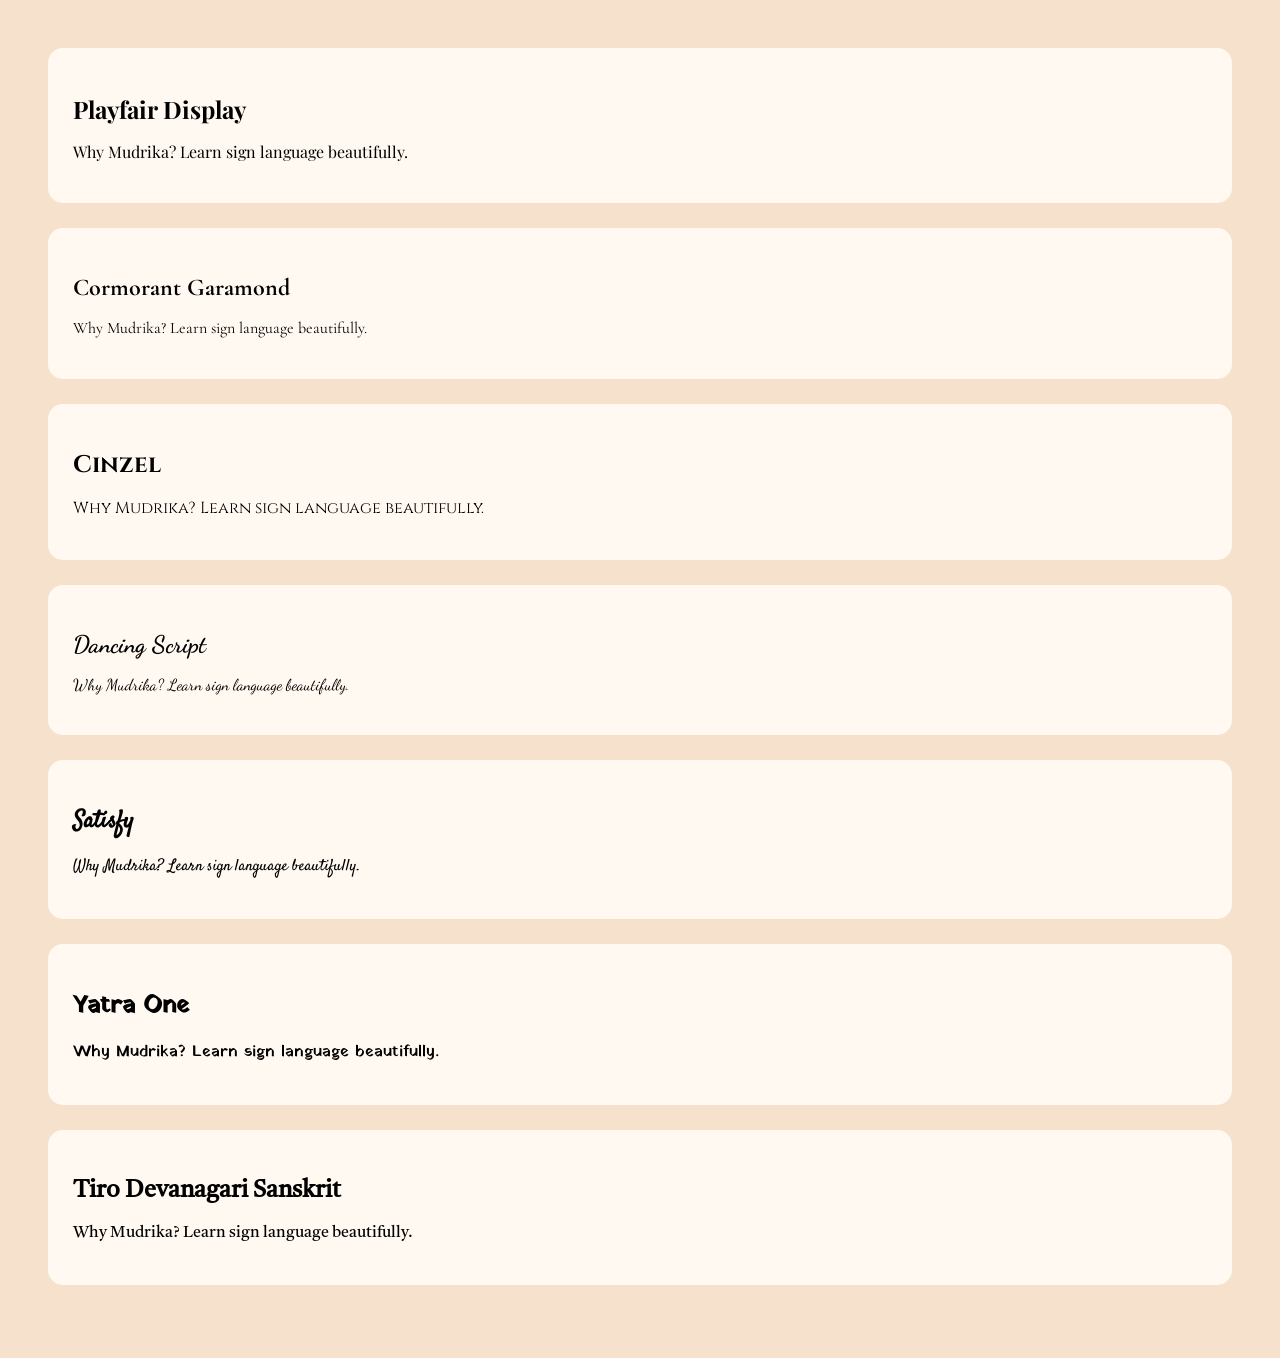
<file: font_trials.html>
<!DOCTYPE html>
<html lang="en">
<head>
<meta charset="UTF-8">
<title>Mudrika Font Test</title>

<!-- Google Fonts -->
<link href="https://fonts.googleapis.com/css2?family=Playfair+Display&family=Cormorant+Garamond&family=Cinzel&family=Dancing+Script&family=Satisfy&family=Yatra+One&family=Tiro+Devanagari+Sanskrit&family=Poppins&display=swap" rel="stylesheet">

<style>
body {
  background: #F6E2CC;
  padding: 40px;
  font-family: Poppins, sans-serif;
}

.test {
  background: #FFF9F2;
  padding: 25px;
  margin-bottom: 25px;
  border-radius: 15px;
}

h2 {
  margin-bottom: 10px;
}

.playfair { font-family: 'Playfair Display', serif; }
.cormorant { font-family: 'Cormorant Garamond', serif; }
.cinzel { font-family: 'Cinzel', serif; }
.dancing { font-family: 'Dancing Script', cursive; }
.satisfy { font-family: 'Satisfy', cursive; }
.yatra { font-family: 'Yatra One', cursive; }
.tiro { font-family: 'Tiro Devanagari Sanskrit', serif; }
</style>
</head>

<body>

<div class="test playfair">
  <h2>Playfair Display</h2>
  <p>Why Mudrika? Learn sign language beautifully.</p>
</div>

<div class="test cormorant">
  <h2>Cormorant Garamond</h2>
  <p>Why Mudrika? Learn sign language beautifully.</p>
</div>

<div class="test cinzel">
  <h2>Cinzel</h2>
  <p>Why Mudrika? Learn sign language beautifully.</p>
</div>

<div class="test dancing">
  <h2>Dancing Script</h2>
  <p>Why Mudrika? Learn sign language beautifully.</p>
</div>

<div class="test satisfy">
  <h2>Satisfy</h2>
  <p>Why Mudrika? Learn sign language beautifully.</p>
</div>

<div class="test yatra">
  <h2>Yatra One</h2>
  <p>Why Mudrika? Learn sign language beautifully.</p>
</div>

<div class="test tiro">
  <h2>Tiro Devanagari Sanskrit</h2>
  <p>Why Mudrika? Learn sign language beautifully.</p>
</div>

</body>
</html>
</file>
